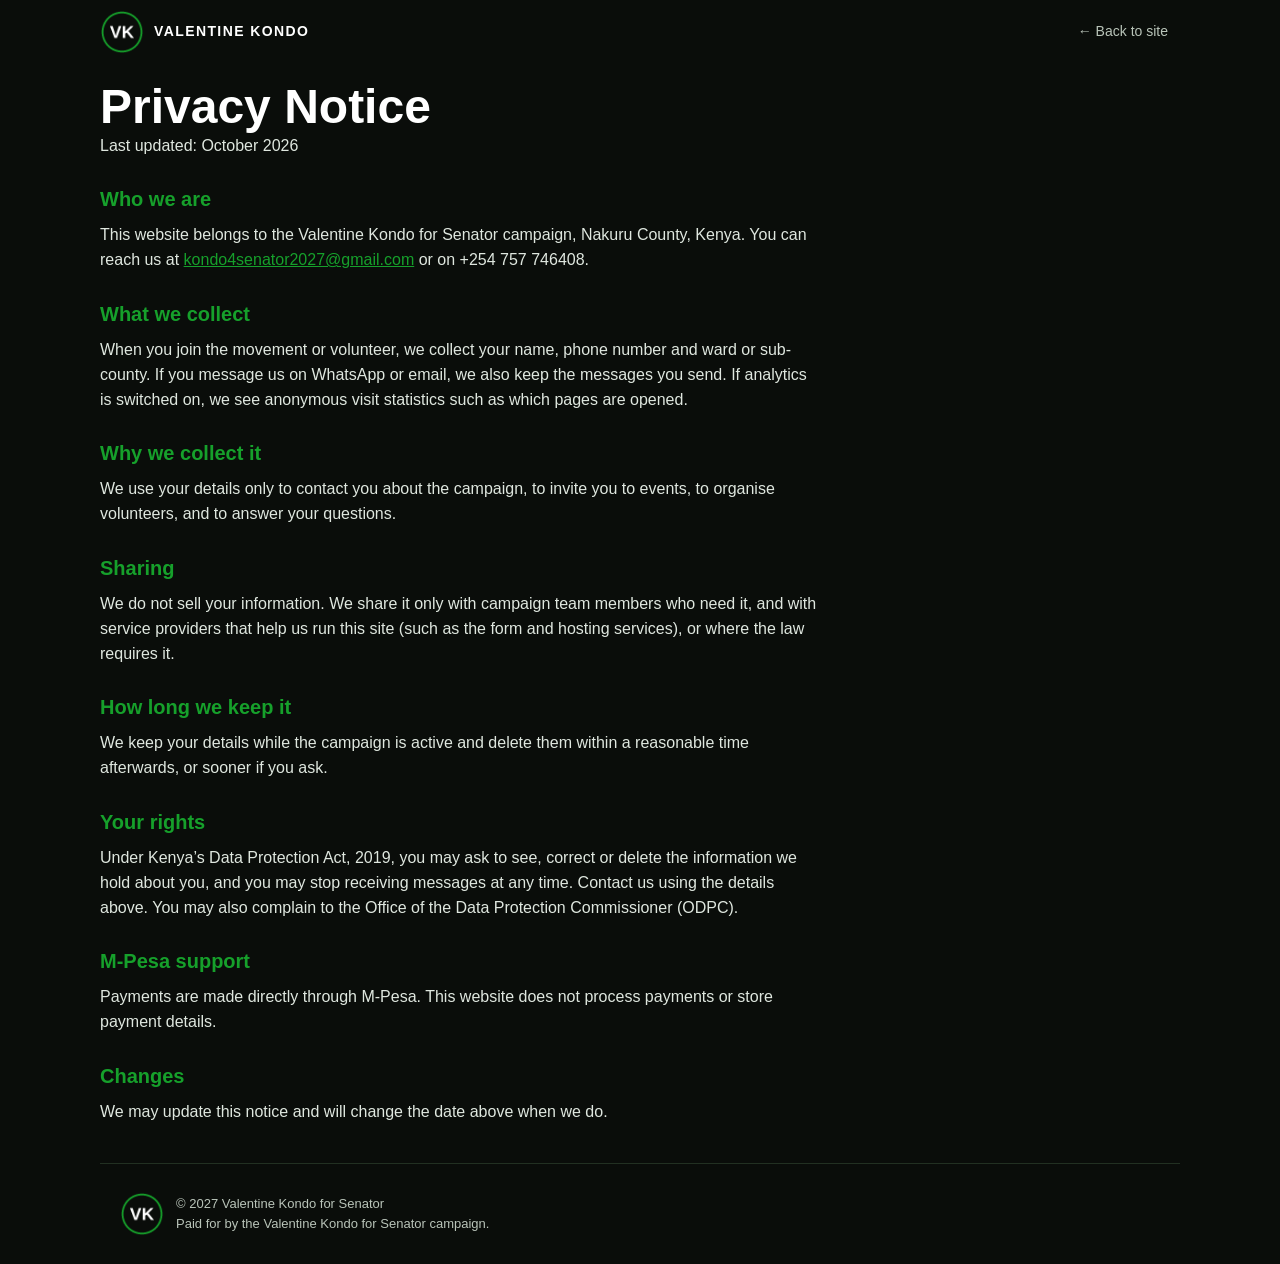
<file: privacy.html>
<!DOCTYPE html>
<html lang="en">
<head>
<meta charset="utf-8">
<meta name="viewport" content="width=device-width, initial-scale=1, viewport-fit=cover">
<title>Privacy Notice | Senator Valentine Kondo 2027</title>
<meta name="description" content="How the Valentine Kondo for Senator campaign collects and protects your personal information.">
<link rel="icon" href="favicon.png">
<link rel="stylesheet" href="style.css">
</head>
<body class="plain">
<div class="w">
  <nav><div class="br"><img class="lg" src="logo.png" alt=""><b>VALENTINE KONDO</b></div><div class="nl"><a href="index.html">← Back to site</a></div></nav>
  <main class="pg">
    <h1>Privacy Notice</h1>
    <p class="mu">Last updated: October 2026</p>

    <h3>Who we are</h3>
    <p>This website belongs to the Valentine Kondo for Senator campaign, Nakuru County, Kenya. You can reach us at <a href="mailto:kondo4senator2027@gmail.com">kondo4senator2027@gmail.com</a> or on +254 757 746408.</p>

    <h3>What we collect</h3>
    <p>When you join the movement or volunteer, we collect your name, phone number and ward or sub-county. If you message us on WhatsApp or email, we also keep the messages you send. If analytics is switched on, we see anonymous visit statistics such as which pages are opened.</p>

    <h3>Why we collect it</h3>
    <p>We use your details only to contact you about the campaign, to invite you to events, to organise volunteers, and to answer your questions.</p>

    <h3>Sharing</h3>
    <p>We do not sell your information. We share it only with campaign team members who need it, and with service providers that help us run this site (such as the form and hosting services), or where the law requires it.</p>

    <h3>How long we keep it</h3>
    <p>We keep your details while the campaign is active and delete them within a reasonable time afterwards, or sooner if you ask.</p>

    <h3>Your rights</h3>
    <p>Under Kenya’s Data Protection Act, 2019, you may ask to see, correct or delete the information we hold about you, and you may stop receiving messages at any time. Contact us using the details above. You may also complain to the Office of the Data Protection Commissioner (ODPC).</p>

    <h3>M-Pesa support</h3>
    <p>Payments are made directly through M-Pesa. This website does not process payments or store payment details.</p>

    <h3>Changes</h3>
    <p>We may update this notice and will change the date above when we do.</p>
  </main>
  <footer><div class="w"><img class="lg" src="logo.png" alt=""><span>© 2027 Valentine Kondo for Senator<br>Paid for by the Valentine Kondo for Senator campaign.</span></div></footer>
</div>
</body>
</html>
</file>
<file: style.css>
/* ===== Kondo theme: green, black, white ===== */
:root{--bg:#0a0d0a;--card:#141a14;--line:#223022;--tx:#ffffff;--mu:#b9c4b9;--g:#16a02b;--g2:#0e7a1f;color-scheme:dark;box-sizing:border-box;--gh:130px;padding-bottom:calc(64px + env(safe-area-inset-bottom,0px))}
*{box-sizing:inherit}
html{scroll-behavior:smooth;scroll-padding-top:calc(76px + env(safe-area-inset-top,0px))}
body{margin:0;background:var(--bg);color:var(--tx);font-family:"Helvetica Neue",Arial,sans-serif;line-height:1.55}
.w{max-width:960px;margin:0 auto;padding:0 max(20px,env(safe-area-inset-left,0px)) 0 max(20px,env(safe-area-inset-right,0px))}
img,video{max-width:100%}
body{overflow-x:hidden}
a{color:inherit}

/* header + navigation (hamburger on phones and tablets) */
.top{position:sticky;top:0;z-index:30;padding-top:env(safe-area-inset-top,0px);background:rgba(10,13,10,.94);-webkit-backdrop-filter:blur(8px);backdrop-filter:blur(8px);border-bottom:1px solid var(--line)}
nav{display:flex;justify-content:space-between;align-items:center;gap:8px;padding:10px 0;font-size:14px;position:relative}
.br{display:flex;align-items:center;gap:10px;text-decoration:none;color:#fff}
.br b{letter-spacing:.1em;font-size:14px}
.lg{width:44px;height:44px;border-radius:50%;display:block;background:#fff}
.nl{display:flex;gap:4px;align-items:center}
.nl a{color:var(--mu);text-decoration:none;padding:10px 12px;border-radius:8px}
.nl a:hover{color:#fff;background:var(--card)}
.nl a.cta{background:var(--g);color:#fff;font-weight:700}
.burger{display:none;width:46px;height:46px;border:1px solid var(--line);background:var(--card);border-radius:10px;flex-direction:column;align-items:center;justify-content:center;gap:5px;padding:0}
.burger span{display:block;width:22px;height:2px;background:#fff;border-radius:2px;transition:transform .25s,opacity .2s}
.burger[aria-expanded="true"] span:nth-child(1){transform:translateY(7px) rotate(45deg)}
.burger[aria-expanded="true"] span:nth-child(2){opacity:0}
.burger[aria-expanded="true"] span:nth-child(3){transform:translateY(-7px) rotate(-45deg)}
@media(max-width:859px){
  .top .burger{display:flex}
  .top .nl{display:none;position:absolute;left:0;right:0;top:100%;flex-direction:column;align-items:stretch;gap:2px;background:#0d140d;border:1px solid var(--line);border-radius:12px;padding:8px;box-shadow:0 14px 30px rgba(0,0,0,.65)}
  .top .nl.o{display:flex}
  .top .nl a{padding:15px 16px;font-size:16px}
  .top .nl a.cta{text-align:center;margin-top:4px}
}

/* hero */
.hero{display:grid;gap:24px;padding:20px 0 40px;align-items:center}
@media(min-width:760px){.hero{grid-template-columns:1.1fr .9fr}}
.sm{letter-spacing:.4em;font-size:13px;color:var(--mu)}
h1{font-size:clamp(56px,16vw,104px);line-height:.95;margin:6px 0;font-weight:800}
.fn{display:block;font-size:clamp(26px,8vw,46px);letter-spacing:.14em;font-weight:700;line-height:1.1;margin-bottom:6px}
.hero h2{font-size:clamp(26px,7vw,38px);margin:0 0 8px;color:var(--g);font-weight:800}
.hero p{color:var(--mu);max-width:44ch}
.btns{display:flex;gap:12px;flex-wrap:wrap;margin-top:20px}
.b{display:inline-block;padding:14px 22px;border-radius:8px;font-weight:700;text-decoration:none;border:2px solid var(--g);color:#fff;background:transparent}
.b.p{background:var(--g)}
.photo{width:100%;max-height:620px;object-fit:cover;object-position:top;border-radius:14px;border-bottom:6px solid var(--g);display:block}

/* sections */
section{padding:40px 0;border-top:1px solid var(--line)}
h3{font-size:26px;margin:0 0 16px}
.g{display:grid;gap:14px}
@media(min-width:760px){.g{grid-template-columns:repeat(3,1fr)}}
.c{background:var(--card);padding:18px;border-radius:12px;border-left:4px solid var(--g)}
.c h4{margin:0 0 6px;font-size:18px}
.c p{margin:0;color:var(--mu);font-size:15px}
.st{display:grid;grid-template-columns:repeat(3,1fr);gap:10px;text-align:center;padding:22px 0}
.st div{background:var(--card);border:1px solid var(--line);border-radius:10px;padding:14px 6px;font-size:13px;color:var(--mu)}
.st b{display:block;font-size:20px;color:var(--g)}
.quote{font-size:clamp(20px,5vw,28px);font-weight:700;border-left:5px solid var(--g);padding-left:16px;margin:0 0 14px}
.mu{color:var(--mu)}

/* gallery (auto-scrolling strip: photos + videos) */
#gallery{padding:24px 0}
#gallery h3{font-size:20px;margin-bottom:10px}
.gw{overflow:hidden;border-radius:12px}
.gl{display:flex;gap:10px;width:max-content;animation:rv 30s linear infinite}
.gw:hover .gl{animation-play-state:paused}
.gi{position:relative;height:var(--gh);border-radius:10px;overflow:hidden;cursor:pointer;background:#000;flex:none}
.gi img,.gi video{height:var(--gh);width:auto;display:block}
.gi video{min-width:90px;object-fit:cover}
.pl{position:absolute;left:50%;top:50%;width:40px;height:40px;margin:-20px 0 0 -20px;border-radius:50%;background:rgba(22,160,43,.92);color:#fff;display:flex;align-items:center;justify-content:center;font-size:16px;padding-left:3px}
.hint{margin:8px 0 0;font-size:12px;color:var(--mu)}
@keyframes rv{from{transform:translateX(-50%)}to{transform:translateX(0)}}
@media(prefers-reduced-motion:reduce){.gl{animation:none}.gw{overflow-x:auto}}
.lb{flex-direction:column;gap:10px;display:none;position:fixed;top:0;right:0;bottom:0;left:0;background:rgba(0,0,0,.93);z-index:50;align-items:center;justify-content:center;padding:16px}
.lb.o{display:flex}
.lb img,.lb video{max-width:100%;max-height:calc(100% - 52px);border-radius:10px}
.cap{margin:0;color:#fff;font-weight:700;text-align:center;font-size:16px}
.cap:empty{display:none}
.lb video{display:none;width:100%;background:#000}

/* events */
.g2{display:grid;gap:14px}
@media(min-width:760px){.g2{grid-template-columns:1fr 1fr}}
.ev{display:flex;gap:14px;background:var(--card);border-radius:12px;padding:14px;align-items:center}
.ev .d{background:var(--g);border-radius:8px;padding:8px 12px;text-align:center;font-weight:800;line-height:1.1;min-width:64px}
.ev .d small{display:block;font-size:11px;font-weight:600}
.ev p{margin:0;color:var(--mu);font-size:14px}
.em{color:var(--mu);grid-column:1/-1;background:var(--card);padding:16px;border-radius:12px}

/* form, donate, faq, contact */
.f{display:grid;gap:12px;max-width:460px}
input{padding:14px;border-radius:8px;border:1px solid #2f402f;background:var(--card);color:var(--tx);font-size:16px;width:100%}
button{cursor:pointer;font-size:16px;font-family:inherit}
.dn{background:linear-gradient(135deg,#0f2a13,#0a0d0a);border:1px solid #1f4a26;border-radius:14px;padding:22px}
.nm{margin-top:0}
.sm2{font-size:13px;margin-bottom:0}
.num{font-size:clamp(26px,8vw,38px);font-weight:800;margin:6px 0;letter-spacing:.04em;color:#fff}
.q{background:var(--card);border-radius:10px;padding:14px 16px;margin-bottom:10px}
.q summary{font-weight:700;cursor:pointer}
.q p{color:var(--mu);margin:8px 0 0}
.soc{display:flex;gap:10px;flex-wrap:wrap;margin-top:12px}
.soc a{border:1px solid #2f402f;padding:8px 14px;border-radius:20px;color:#fff;text-decoration:none;font-size:14px}
#contact a{color:#fff}
footer{padding:28px 0;color:var(--mu);font-size:13px;border-top:1px solid var(--line)}
footer .w{display:flex;align-items:center;gap:12px}

/* bottom bar + WhatsApp bubble */
.bar{position:fixed;left:0;right:0;bottom:0;display:flex;gap:8px;padding:10px 12px calc(10px + env(safe-area-inset-bottom,0px));background:#000;z-index:5}
.bar a{flex:1;text-align:center;padding:12px;border-radius:8px;font-weight:700;text-decoration:none;color:#fff;background:var(--g2)}
.bar a+a{background:#25d366;color:#04210f}
@media(min-width:760px){.bar{display:none}:root{padding-bottom:0}}
.wa{position:fixed;right:14px;bottom:calc(76px + env(safe-area-inset-bottom,0px));z-index:6;display:flex;flex-direction:column;align-items:flex-end;gap:10px}
@media(min-width:760px){.wa{bottom:20px}}
.wb{width:58px;height:58px;border-radius:50%;background:#25d366;border:0;box-shadow:0 4px 14px rgba(0,0,0,.5);display:flex;align-items:center;justify-content:center}
.wb svg{width:32px;height:32px;fill:#fff}
.pop{display:none;width:min(300px,calc(100vw - 28px));background:#fff;color:#111;border-radius:14px;box-shadow:0 6px 24px rgba(0,0,0,.6);overflow:hidden}
.pop.o{display:block}
.ph{background:#075e54;color:#fff;padding:12px 14px;display:flex;justify-content:space-between;align-items:center;font-weight:700;font-size:15px}
.ph button{background:none;border:0;color:#fff;font-size:22px;line-height:1}
.pm{padding:14px;background:#ece5dd}
.pm p{margin:0;background:#fff;padding:10px 12px;border-radius:0 10px 10px 10px;font-size:14.5px;line-height:1.45}
.pm a{display:block;margin-top:12px;background:#25d366;color:#fff;text-align:center;padding:12px;border-radius:24px;font-weight:700;text-decoration:none}

/* form status + consent */
.chk{display:flex;gap:10px;align-items:flex-start;font-size:13px;color:var(--mu)}
.chk input{width:20px;height:20px;margin-top:2px;flex:none;accent-color:var(--g)}
.chk a{color:var(--g)}
.fs{margin:0;font-size:14px;min-height:20px}
.fs.ok{color:#58d46d}.fs.bad{color:#ff8a80}
footer a{color:var(--g)}
/* privacy + 404 pages */
.plain{padding-bottom:0}
.pg{padding:10px 0 30px;max-width:720px}
.pg h1{font-size:clamp(32px,8vw,48px);margin:10px 0 4px}
.pg h3{font-size:20px;margin:26px 0 8px;color:var(--g)}
.pg p{color:#dfe7df;margin:0 0 8px}
.pg a{color:var(--g)}
.nf{text-align:center;padding:60px 20px}
.nf .big{width:120px;height:120px;margin:0 auto 10px}
.nf h1{font-size:90px;margin:0;color:var(--g)}
.nf h2{margin:0 0 10px}

/* ===== responsive: phones, tablets, laptops, large screens ===== */
@media(max-width:480px){
  h3{font-size:22px}
  section{padding:32px 0}
  .btns .b{flex:1 1 100%;text-align:center}
    .st b{font-size:17px}
  .st div{font-size:12px;padding:12px 4px}
  .ev .d{min-width:56px;padding:8px}
  footer .w{flex-direction:column;align-items:flex-start}
}
@media(max-width:360px){
  .br b{letter-spacing:.08em;font-size:13px}
  .w{padding-left:14px;padding-right:14px}
  .b{padding:13px 16px}
}
@media(min-width:600px){
  :root{--gh:150px}
  .g{grid-template-columns:repeat(2,1fr)}
  .hero{padding-top:32px}
}
@media(min-width:760px){
  .g{grid-template-columns:repeat(3,1fr)}
}
@media(min-width:1100px){
  :root{--gh:180px}
  .w{max-width:1120px}
  section{padding:56px 0}
  .photo{max-height:700px}
  .hero{gap:48px}
}
@media(min-width:1500px){
  .w{max-width:1280px}
  body{font-size:18px}
  .nl a{font-size:15px}
}
@media(max-height:480px) and (orientation:landscape){
  .wa{bottom:70px}
  .photo{max-height:360px}
}
@media(hover:none){.nl a:hover{background:none;color:var(--mu)}}
@media print{.top,.bar,.wa,.lb{display:none}body{background:#fff;color:#000}}

/* gallery names */
.nm2{position:absolute;left:0;right:0;bottom:0;padding:16px 6px 5px;background:linear-gradient(transparent,rgba(0,0,0,.85));color:#fff;font-size:11px;font-weight:700;line-height:1.2;white-space:nowrap;overflow:hidden;text-overflow:ellipsis}
@media(min-width:600px){.nm2{font-size:12px}}
</file>
